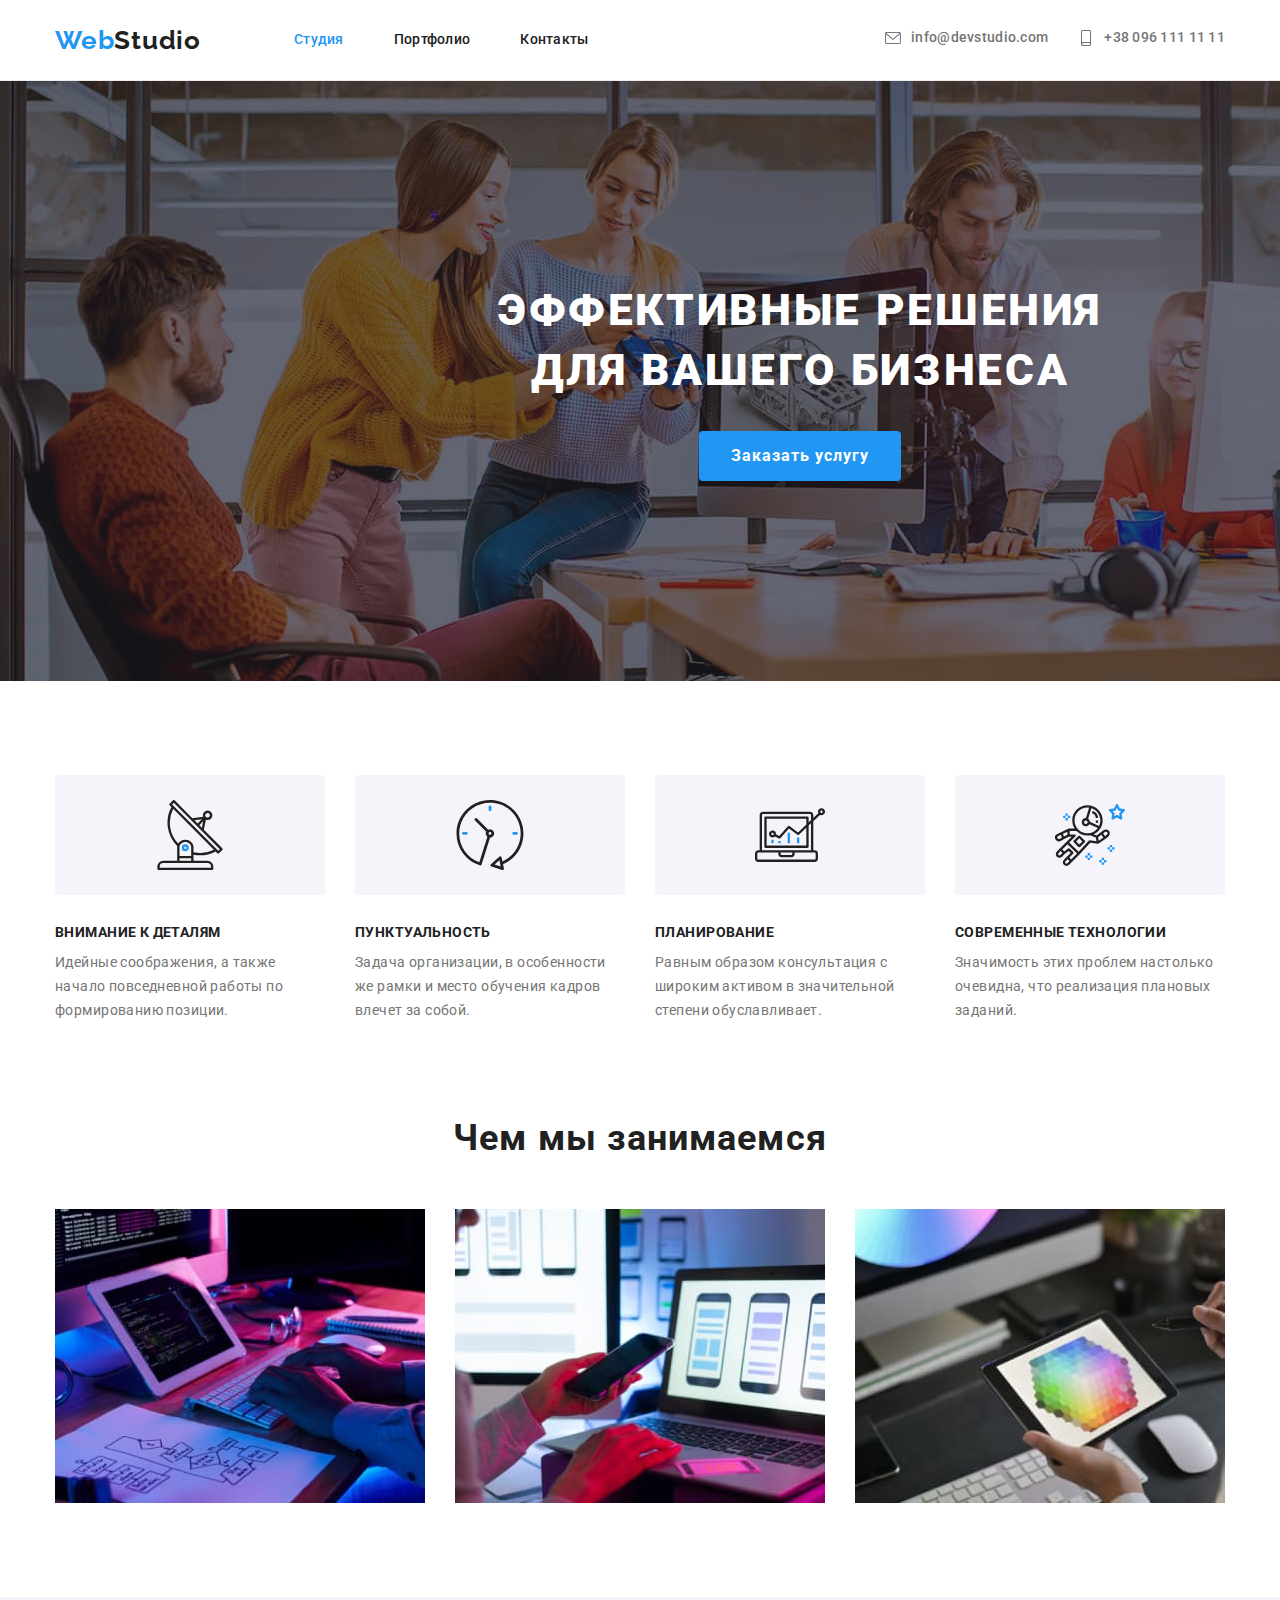
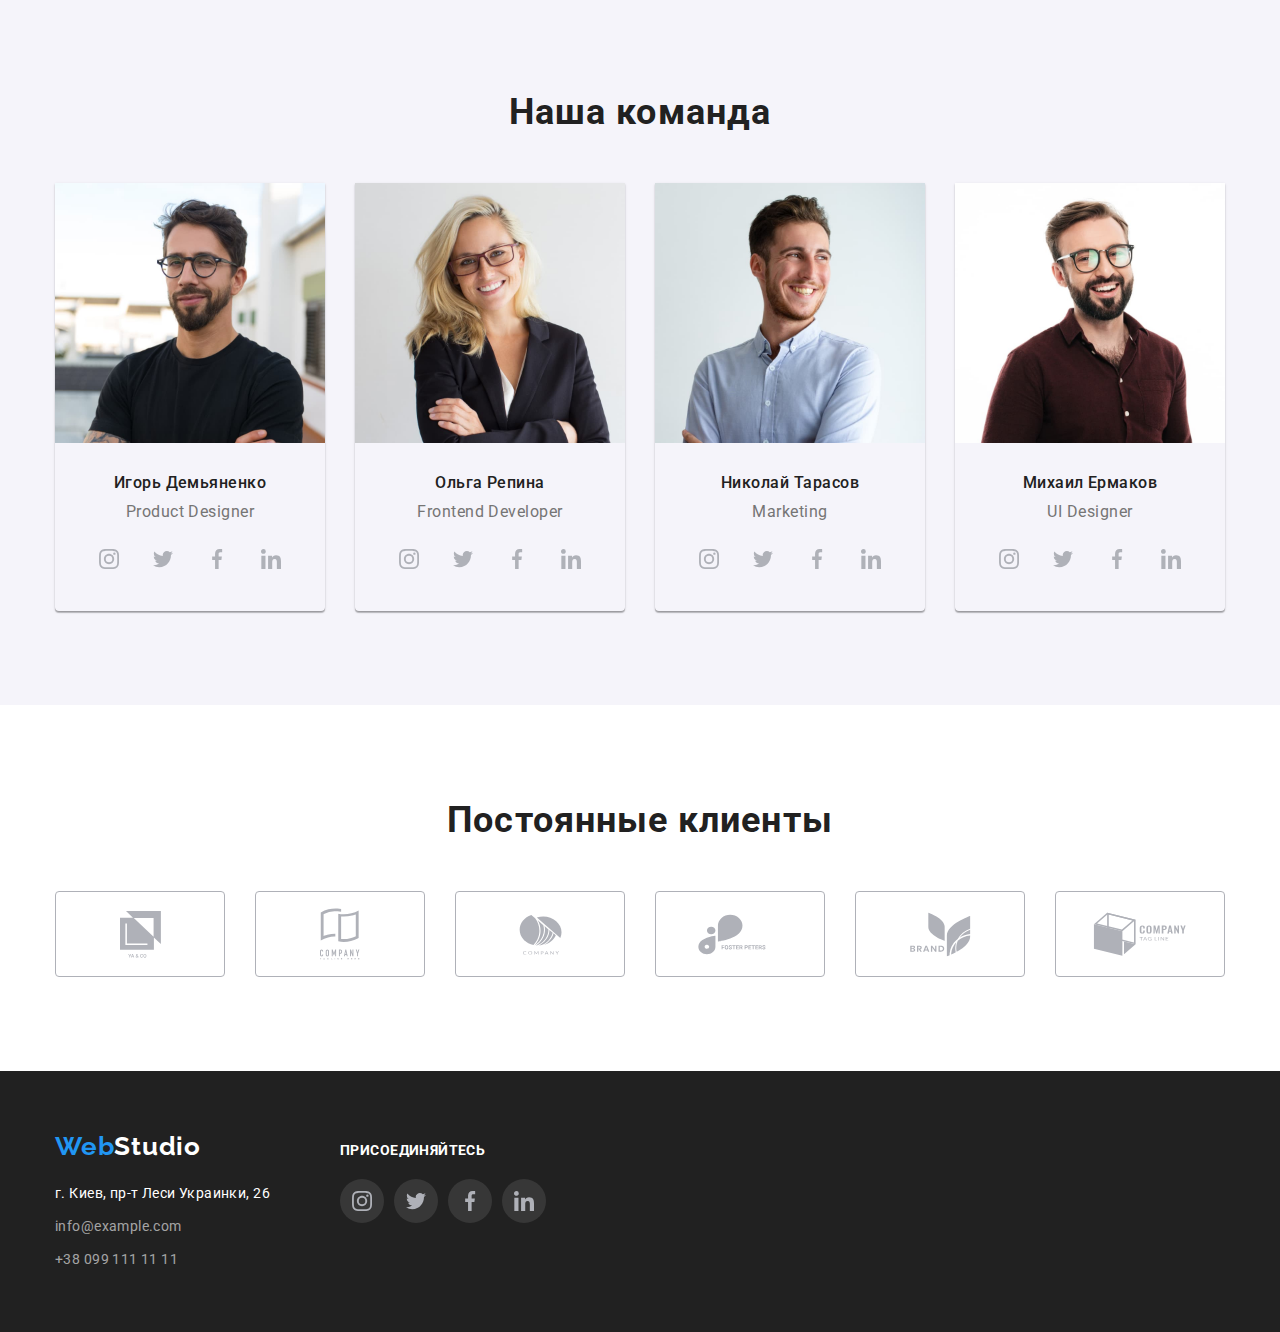
<file: index.html>
<!DOCTYPE html>
<html lang="ru">

<head>
    <meta charset="UTF-8">
    <meta http-equiv="X-UA-Compatible" content="IE=edge">
    <meta name="viewport" content="width=device-width, initial-scale=1.0">
    <title>Main</title>
    <link rel="preconnect" href="https://fonts.googleapis.com">
    <link rel="preconnect" href="https://fonts.gstatic.com" crossorigin>
    <link href="https://fonts.googleapis.com/css2?family=Raleway:wght@700&family=Roboto:wght@400;500;700;900&display=swap" rel="stylesheet">
    <link rel="stylesheet" href="https://cdnjs.cloudflare.com/ajax/libs/modern-normalize/1.0.0/modern-normalize.min.css" />
    <link rel="stylesheet" href="./css/styles.css">
</head>

<body>
    
    <!--шапка сайта-->
    <header class="page-header">
        <div class="container flex-container">
        <nav class="nav-box">
            <a href="" class="logo"><span class="accent">Web</span>Studio</a>
            <ul class="site-nav list">
                <li class="item">
                    <a href="./index.html" class="link current">Студия</a>
                </li>
                <li class="item">
                    <a href="./portfolio.html" class="link">Портфолио</a>
                </li>
                <li class="item">
                    <a href="./contacts.html" class="link">Контакты</a>
                </li>
            </ul>
        </nav>
        <ul class="contacts list">
            <li class="contacts-item">
                <a href="mailto:info@devstudio.com" class="email">
                    <svg class="header-icon">
                        <use href="./images/icons.svg#icon-envelope">
                        </use>
                    </svg>info@devstudio.com
                </a>
            </li>
            <li class="contacts-item">
                <a href="tel:+380961111111" class="tel"> 
                    <svg class="header-icon">
                        <use href="./images/icons.svg#icon-smartphone"></use>
                    </svg>+38 096 111 11 11
                </a>
            </li>
        </ul>
        </div>
    </header>

    <!--основной контент-->
    <main>

        <!-- Герой -->
        <section class="hero">
            <div class="container">
                <h1 class="hero-title"> Эффективные решения для вашего бизнеса</h1>
                <button type="button" class="button">Заказать услугу</button>
            </div>
        </section>

        <!--Особенности-->
        <section class="features">
            <div class="container">
                <h2 class="title visually-hidden">Наши особенности</h2>
                <ul class="features-list list">
                    <li class="item">
                        <div class="thumb">
                            <svg class="feature-icon">
                                <use href="./images/icons.svg#icon-antenna"></use>
                            </svg>
                        </div>
                        <h3 class="feature-title">Внимание к деталям</h3>
                        <p class="feature-text">Идейные соображения, а также начало повседневной работы по формированию позиции.</p>
                    </li>
                    <li class="item">
                        <div class="thumb">
                            <svg class="feature-icon">
                                <use href="./images/icons.svg#icon-clock"></use>
                            </svg>
                        </div>
                        <h3 class="feature-title">Пунктуальность</h3>
                        <p class="feature-text">Задача организации, в особенности же рамки и место обучения кадров влечет за собой.</p>
                    </li>
                    <li class="item">
                        <div class="thumb">
                            <svg class="feature-icon">
                                <use href="./images/icons.svg#icon-diagram"></use>
                            </svg>
                        </div>
                        <h3 class="feature-title">Планирование</h3>
                        <p class="feature-text">Равным образом консультация с широким активом в значительной степени обуславливает.</p>
                    </li>
                    <li class="item">
                        <div class="thumb">
                            <svg class="feature-icon">
                                <use href="./images/icons.svg#icon-astronaut"></use>
                            </svg>
                        </div>
                        <h3 class="feature-title">Современные технологии</h3>
                        <p class="feature-text">Значимость этих проблем настолько очевидна, что реализация плановых заданий.</p>
                    </li>
                </ul>
            </div>
            
        </section>

        <!--Наше занятие-->
        <section class="jobs">
            <div class="container">
                <h2 class="title">Чем мы занимаемся</h2>
                <ul class="jobs-list list">
                    <li class="item">
                        <img width="370" height="294" src="./images/img-1.jpg" alt="Картинка с примером создания кода">
                    </li>
                    <li class="item">
                        <img width="370" height="294" src="./images/img-2.jpg" alt="Картинка с примером создания мобильных приложений">
                    </li>
                    <li class="item">
                        <img width="370" height="294" src="./images/img-3.jpg" alt="Картинка с примером оформления сайтов">
                    </li>
                </ul>
            </div>
            
        </section>

        <!--Наша команда-->
        <section class="team">
            <div class="container">
                <h2 class="title">Наша команда</h2>
                <ul class="team-list list">
                    <li class="item">
                        <img src="./images/photo-1.jpg" alt="фото Игоря Демьяненко" width="270" height="260" class="team-img">
                        <div class="team-card-content">
                            <h3 class="name">Игорь Демьяненко</h3>
                            <p class="prof">Product Designer</p>
                            <ul class="social-list list">
                                <li class="social-item">
                                    <a href="" class="social-link"><svg class="social-icon" width="20" height="20" >
                                        <use href="./images/icons.svg#icon-instagram" ></use>
                                        </svg>
                                    </a>
                                </li>
                                <li class="social-item">
                                    <a href="" class="social-link"><svg class="social-icon" width="20" height="20">
                                        <use href="./images/icons.svg#icon-twitter"></use>
                                        </svg>
                                    </a>
                                </li>
                                <li class="social-item">
                                    <a href="" class="social-link">
                                        <svg class="social-icon" width="20" height="20">
                                            <use href="./images/icons.svg#icon-facebook"></use>
                                        </svg>
                                    </a>
                                </li>
                                <li class="social-item">
                                    <a href="" class="social-link">
                                        <svg class="social-icon" width="20" height="20">
                                            <use href="./images/icons.svg#icon-linkedin"></use>
                                        </svg>
                                    </a>
                                </li>
                            </ul>
                        </div>
                    </li>
                    <li class="item">
                        <img src="./images/photo-2.jpg" alt="фото Ольги Репиной" width="270" height="260" class="team-img">
                        <div class="team-card-content">
                            <h3 class="name">Ольга Репина</h3>
                            <p class="prof">Frontend Developer</p>
                            <ul class="social-list list">
                                <li class="social-item">
                                    <a href="" class="social-link"><svg class="social-icon" width="20" height="20" >
                                        <use href="./images/icons.svg#icon-instagram" ></use>
                                        </svg>
                                    </a>
                                </li>
                                <li class="social-item">
                                    <a href="" class="social-link"><svg class="social-icon" width="20" height="20">
                                        <use href="./images/icons.svg#icon-twitter"></use>
                                        </svg>
                                    </a>
                                </li>
                                <li class="social-item">
                                    <a href="" class="social-link">
                                        <svg class="social-icon" width="20" height="20">
                                            <use href="./images/icons.svg#icon-facebook"></use>
                                        </svg>
                                    </a>
                                </li>
                                <li class="social-item">
                                    <a href="" class="social-link">
                                        <svg class="social-icon" width="20" height="20">
                                            <use href="./images/icons.svg#icon-linkedin"></use>
                                        </svg>
                                    </a>
                                </li>
                            </ul>
                        </div>
                    </li>
                    <li class="item">
                        <img src="./images/photo-3.jpg" alt="фото Николая Тарасова" width="270" height="260" class="team-img">
                        <div class="team-card-content">
                            <h3 class="name">Николай Тарасов</h3>
                            <p class="prof">Marketing</p>
                            <ul class="social-list list">
                                <li class="social-item">
                                    <a href="" class="social-link"><svg class="social-icon" width="20" height="20" >
                                        <use href="./images/icons.svg#icon-instagram" ></use>
                                        </svg>
                                    </a>
                                </li>
                                <li class="social-item">
                                    <a href="" class="social-link"><svg class="social-icon" width="20" height="20">
                                        <use href="./images/icons.svg#icon-twitter"></use>
                                        </svg>
                                    </a>
                                </li>
                                <li class="social-item">
                                    <a href="" class="social-link">
                                        <svg class="social-icon" width="20" height="20">
                                            <use href="./images/icons.svg#icon-facebook"></use>
                                        </svg>
                                    </a>
                                </li>
                                <li class="social-item">
                                    <a href="" class="social-link">
                                        <svg class="social-icon" width="20" height="20">
                                            <use href="./images/icons.svg#icon-linkedin"></use>
                                        </svg>
                                    </a>
                                </li>
                            </ul>
                        </div>
                    </li>
                    <li class="item">
                        <img src="./images/photo-4.jpg" alt="фото Михаила Ермакова" width="270" height="260" class="team-img">
                        <div class="team-card-content">
                            <h3 class="name">Михаил Ермаков</h3>
                            <p class="prof">UI Designer</p>
                            <ul class="social-list list">
                                <li class="social-item">
                                    <a href="" class="social-link"><svg class="social-icon" width="20" height="20" >
                                        <use href="./images/icons.svg#icon-instagram" ></use>
                                        </svg>
                                    </a>
                                </li>
                                <li class="social-item">
                                    <a href="" class="social-link"><svg class="social-icon" width="20" height="20">
                                        <use href="./images/icons.svg#icon-twitter"></use>
                                        </svg>
                                    </a>
                                </li>
                                <li class="social-item">
                                    <a href="" class="social-link">
                                        <svg class="social-icon" width="20" height="20">
                                            <use href="./images/icons.svg#icon-facebook"></use>
                                        </svg>
                                    </a>
                                </li>
                                <li class="social-item">
                                    <a href="" class="social-link">
                                        <svg class="social-icon" width="20" height="20">
                                            <use href="./images/icons.svg#icon-linkedin"></use>
                                        </svg>
                                    </a>
                                </li>
                            </ul>
                        </div>
                    </li>
                </ul>
            </div>
        </section>

        <!-- Клиенты -->
        <section class="clients">
            <div class="container">
            <h2 class="clients-title title">Постоянные клиенты</h2>
            <ul class="clients-list list">
                <li class="clients-item">
                    <a href="" class="clients-link" >
                        <svg class="clients-icon" width="41" height="47">
                            <use href="./images/icons.svg#icon-company-1">
                            </use>
                        </svg>
                    </a>
                </li>
                <li class="clients-item">
                    <a href="" class="clients-link" >
                        <svg class="clients-icon" width="40" height="52">
                            <use href="./images/icons.svg#icon-company-2">
                            </use>
                        </svg>
                    </a>
                </li>
                <li class="clients-item">
                    <a href="" class="clients-link" >
                        <svg class="clients-icon" width="43" height="41">
                            <use href="./images/icons.svg#icon-company-3">
                            </use>
                        </svg>
                    </a>
                </li>
                <li class="clients-item">
                    <a href="" class="clients-link" >
                        <svg class="clients-icon" width="84" height="41">
                            <use href="./images/icons.svg#icon-company-4">
                            </use>
                        </svg>
                    </a>
                </li>
                <li class="clients-item">
                    <a href="" class="clients-link" >
                        <svg class="clients-icon" width="63" height="45"> 
                            <use href="./images/icons.svg#icon-company-5">
                            </use>
                        </svg>
                    </a>
                </li>
                <li class="clients-item">
                    <a href="" class="clients-link" >
                        <svg class="clients-icon" width="94" height="44">
                            <use href="./images/icons.svg#icon-company-6">
                            </use>
                        </svg>
                    </a>
                </li>
            </ul>
            </div>
            

        </section>
    </main>

    <!--Подвал-->
    <footer class="footer">
        <div class="container">
            <div class="adress-thumb"><a href="./index.html" class="logo"><span class="accent">Web</span>Studio</a>
            <address class="address">
                <span class="footer-text">г. Киев, пр-т Леси Украинки, 26</span>
                <ul class="list">
                    <li class="footer-list">
                        <a href="mailto:info@example.com" class="contacts">info@example.com</a>
                    </li>
                    <li class="footer-list">
                        <a href="tel:+380991111111" class="contacts">+38 099 111 11 11</a>
                    </li>
                </ul>
            </address></div>
            <div class="footer-links">
                <strong class="footer-links-title">присоединяйтесь</strong>
                <ul class="social-list list">
                    <li class="social-item">
                        <a href="" class="social-link"><svg class="social-icon" width="20" height="20">
                                <use href="./images/icons.svg#icon-instagram"></use>
                            </svg>
                        </a>
                    </li>
                    <li class="social-item">
                        <a href="" class="social-link"><svg class="social-icon" width="20" height="20">
                                <use href="./images/icons.svg#icon-twitter"></use>
                            </svg>
                        </a>
                    </li>
                    <li class="social-item">
                        <a href="" class="social-link">
                            <svg class="social-icon" width="20" height="20">
                                <use href="./images/icons.svg#icon-facebook"></use>
                            </svg>
                        </a>
                    </li>
                    <li class="social-item">
                        <a href="" class="social-link">
                            <svg class="social-icon" width="20" height="20">
                                <use href="./images/icons.svg#icon-linkedin"></use>
                            </svg>
                        </a>
                    </li>
                </ul>
            </div>
        </div>
    </footer>
</body>
</html>
</file>
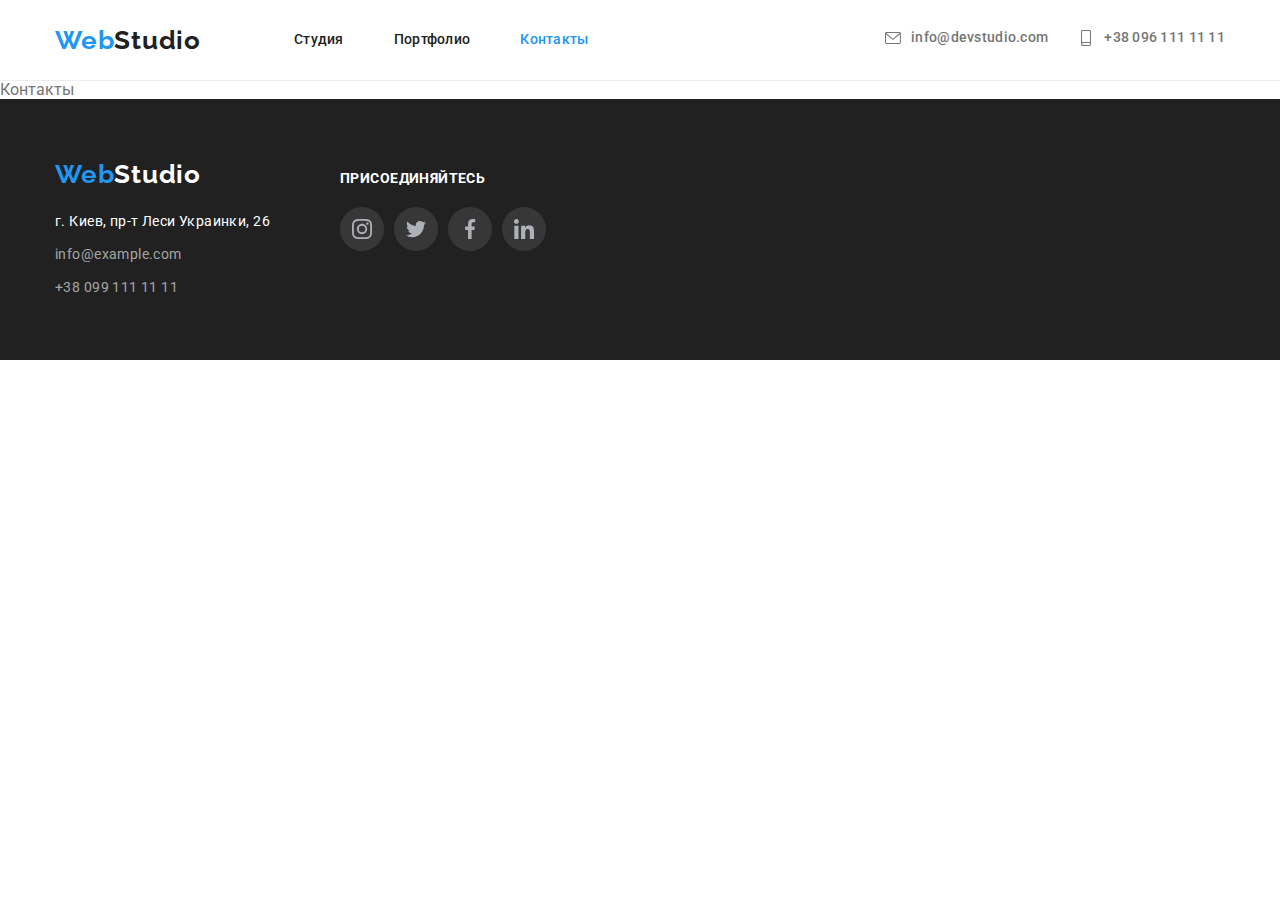
<file: contacts.html>
<!DOCTYPE html>
<html lang="ru">
<head>
    <meta charset="UTF-8">
    <meta http-equiv="X-UA-Compatible" content="IE=edge">
    <meta name="viewport" content="width=device-width, initial-scale=1.0">
    <title>Contacts</title>
    <link href="https://fonts.googleapis.com/css2?family=Raleway:wght@700&family=Roboto:wght@400;500;700;900&display=swap"
        rel="stylesheet">
    <link rel="stylesheet" href="https://cdnjs.cloudflare.com/ajax/libs/modern-normalize/1.0.0/modern-normalize.min.css" />
    <link rel="stylesheet" href="./css/styles.css">
</head>
<body>
    <!-- Шапка -->
<header class="page-header">
    <div class="container flex-container">
        <nav class="nav-box">
            <a href="" class="logo"><span class="accent">Web</span>Studio</a>
            <ul class="site-nav list">
                <li class="item">
                    <a href="./index.html" class="link">Студия</a>
                </li>
                <li class="item">
                    <a href="./portfolio.html" class="link ">Портфолио</a>
                </li>
                <li class="item">
                    <a href="./contacts.html" class="link current">Контакты</a>
                </li>
            </ul>
        </nav>
        <ul class="contacts list">
            <li class="contacts-item">
                <a href="mailto:info@devstudio.com" class="email">
                    <svg class="header-icon">
                        <use href="./images/icons.svg#icon-envelope">
                        </use>
                    </svg>info@devstudio.com
                </a>
            </li>
            <li class="contacts-item">
                <a href="tel:+380961111111" class="tel">
                    <svg class="header-icon">
                        <use href="./images/icons.svg#icon-smartphone"></use>
                    </svg>+38 096 111 11 11
                </a>
            </li>
        </ul>
    </div>
</header>
    Контакты
    <!-- Подвал -->
<footer class="footer">
    <div class="container">
        <div class="adress-thumb"><a href="./index.html" class="logo"><span class="accent">Web</span>Studio</a>
            <address class="address">
                <span class="footer-text">г. Киев, пр-т Леси Украинки, 26</span>
                <ul class="list">
                    <li class="footer-list">
                        <a href="mailto:info@example.com" class="contacts">info@example.com</a>
                    </li>
                    <li class="footer-list">
                        <a href="tel:+380991111111" class="contacts">+38 099 111 11 11</a>
                    </li>
                </ul>
            </address>
        </div>
        <div class="footer-links">
            <strong class="footer-links-title">присоединяйтесь</strong>
            <ul class="social-list list">
                <li class="social-item">
                    <a href="" class="social-link"><svg class="social-icon" width="20" height="20">
                            <use href="./images/icons.svg#icon-instagram"></use>
                        </svg>
                    </a>
                </li>
                <li class="social-item">
                    <a href="" class="social-link"><svg class="social-icon" width="20" height="20">
                            <use href="./images/icons.svg#icon-twitter"></use>
                        </svg>
                    </a>
                </li>
                <li class="social-item">
                    <a href="" class="social-link">
                        <svg class="social-icon" width="20" height="20">
                            <use href="./images/icons.svg#icon-facebook"></use>
                        </svg>
                    </a>
                </li>
                <li class="social-item">
                    <a href="" class="social-link">
                        <svg class="social-icon" width="20" height="20">
                            <use href="./images/icons.svg#icon-linkedin"></use>
                        </svg>
                    </a>
                </li>
            </ul>
        </div>
    </div>
</footer>
    </body>
</html>
</file>
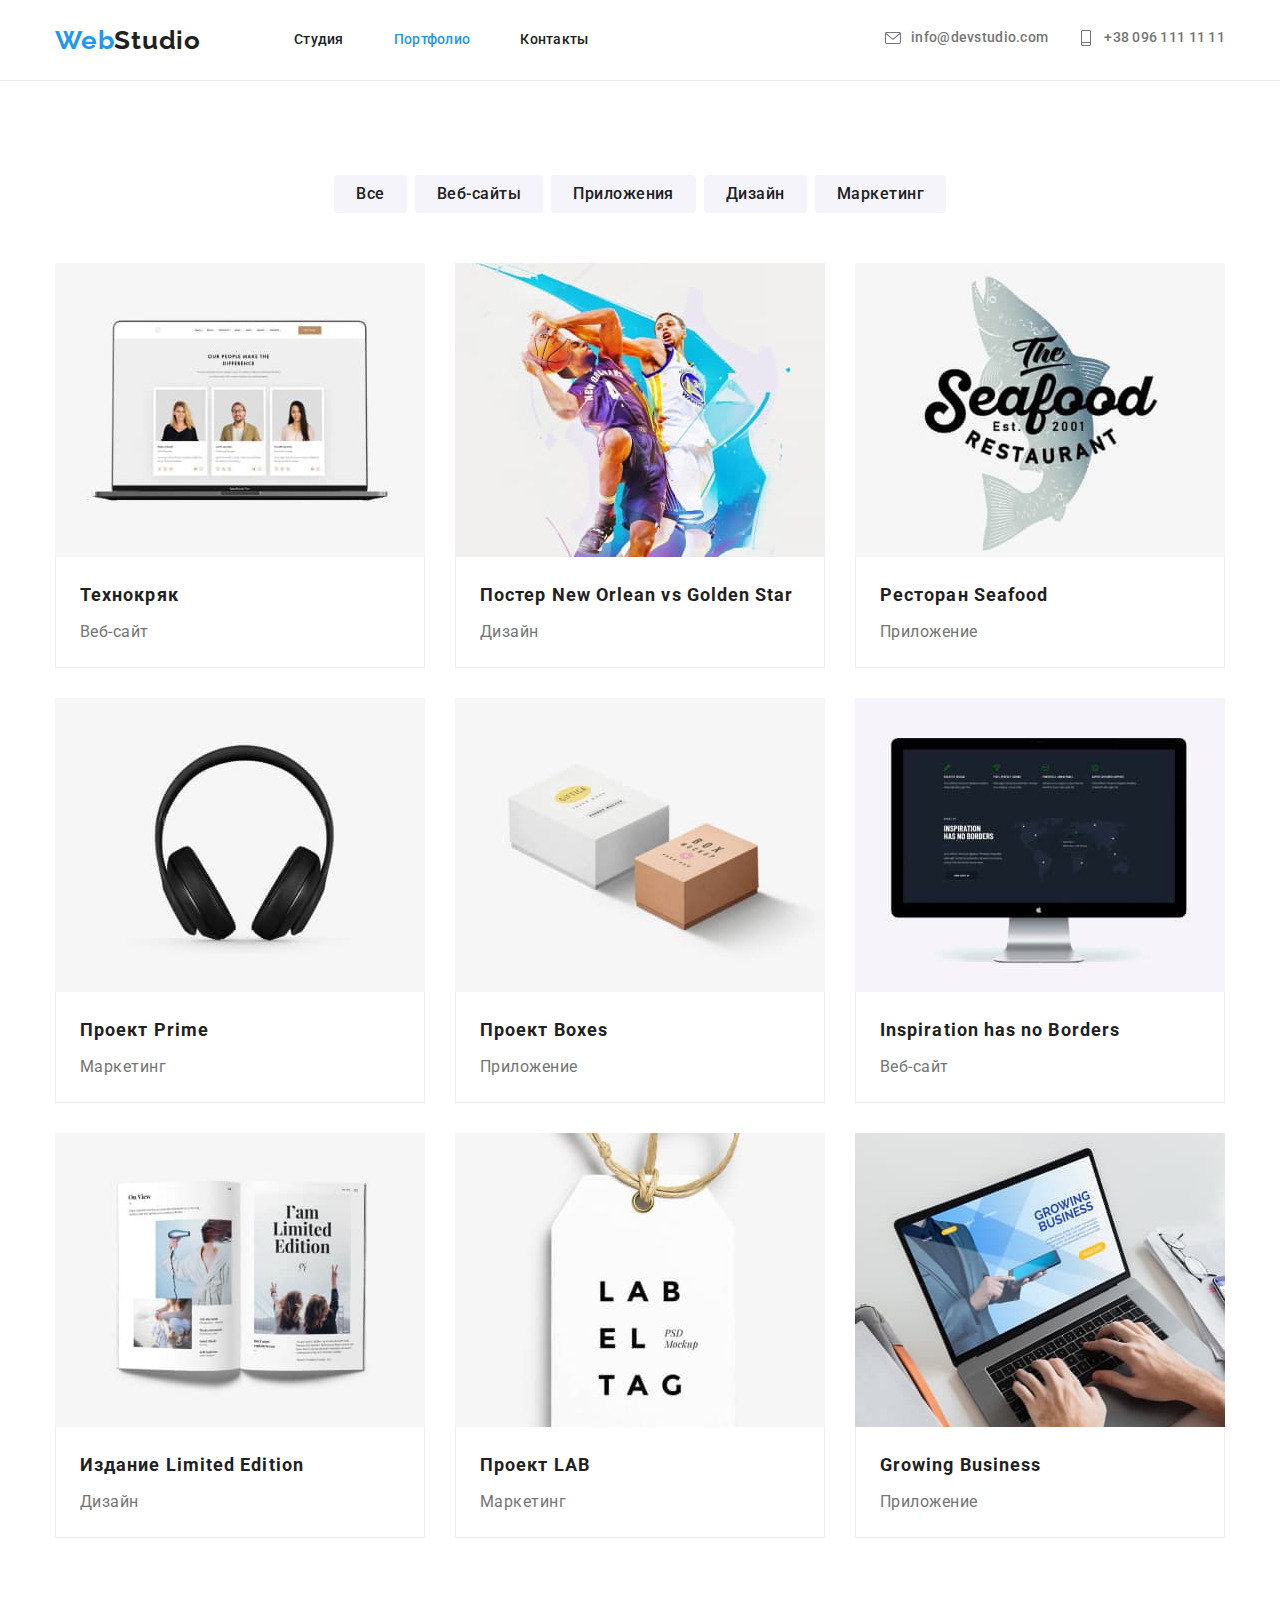
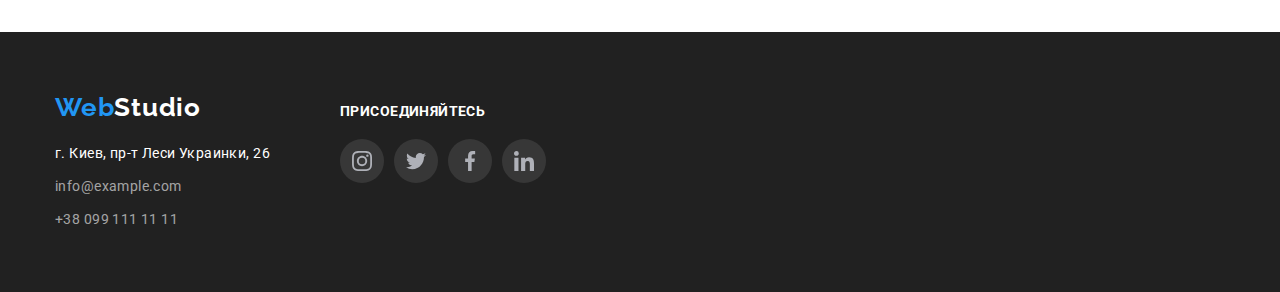
<file: portfolio.html>
<!DOCTYPE html>
<html lang="ru">
<head>
    <meta charset="UTF-8">
    <meta http-equiv="X-UA-Compatible" content="IE=edge">
    <meta name="viewport" content="width=device-width, initial-scale=1.0">
    <title>Portfolio</title>
    <link href="https://fonts.googleapis.com/css2?family=Raleway:wght@700&family=Roboto:wght@400;500;700;900&display=swap" rel="stylesheet">
    <link rel="stylesheet" href="https://cdnjs.cloudflare.com/ajax/libs/modern-normalize/1.0.0/modern-normalize.min.css" />
    <link rel="stylesheet" href="./css/styles.css">
</head>
<body>

<!--Шапка  -->

<header class="page-header">
    <div class="container flex-container">
        <nav class="nav-box">
            <a href="" class="logo"><span class="accent">Web</span>Studio</a>
            <ul class="site-nav list">
                <li class="item">
                    <a href="./index.html" class="link">Студия</a>
                </li>
                <li class="item">
                    <a href="./portfolio.html" class="link current">Портфолио</a>
                </li>
                <li class="item">
                    <a href="./contacts.html" class="link">Контакты</a>
                </li>
            </ul>
        </nav>
        <ul class="contacts list">
            <li class="contacts-item">
                <a href="mailto:info@devstudio.com" class="email">
                    <svg class="header-icon">
                        <use href="./images/icons.svg#icon-envelope">
                        </use>
                    </svg>info@devstudio.com
                </a>
            </li>
            <li class="contacts-item">
                <a href="tel:+380961111111" class="tel">
                    <svg class="header-icon">
                        <use href="./images/icons.svg#icon-smartphone"></use>
                    </svg>+38 096 111 11 11
                </a>
            </li>
        </ul>
    </div>
</header>

<!-- Основной контент -->

<main>
    <section class="works">
        <div class="container">
            <h1 class="title visually-hidden">Наши работы</h1>
            <ul class="button-list list">
                <li class="button-item">
                    <button type="button" class="filter-btn">Все</button>
                </li>
                <li class="button-item">
                    <button type="button" class="filter-btn">Веб-сайты</button>
                </li>
                <li class="button-item">
                    <button type="button" class="filter-btn">Приложения</button>
                </li>
                <li class="button-item">
                    <button type="button" class="filter-btn">Дизайн</button>
                </li>
                <li class="button-item">
                    <button type="button" class="filter-btn">Маркетинг</button>
                </li>
            </ul>
            
            <ul class="works-list list">
                <li class="works-item">
                    <a href="" class="works-link link">
                        <img src="./images/portfolio-1.jpg" alt="Логотип веб-сайта Технокряк" width="370">
                        <div class="card-content">
                            <h2 class="works-title">Технокряк</h2>
                            <p class="works-type">Веб-сайт</p>
                        </div>
                    </a>
                </li>
                <li class="works-item">
                    <a href="" class="works-link link">
                        <img src="./images/portfolio-2.jpg" alt="Логотип постера New Orlean" width="370">
                        <div class="card-content">
                            <h2 class="works-title">Постер New Orlean vs Golden Star</h2>
                            <p class="works-type">Дизайн</p>
                        </div>
                        
                    </a>
                </li>
                <li class="works-item">
                    <a href="" class="works-link link">
                        <img src="./images/portfolio-3.jpg" alt="Логотип ресторана Seafood" width="370">
                        <div class="card-content">
                            <h2 class="works-title">Ресторан Seafood</h2>
                            <p class="works-type">Приложение</p>
                        </div>
                    </a>
                </li>
                <li class="works-item">
                    <a href="" class="works-link link">
                        <img src="./images/portfolio-4.jpg" alt="Логотип проекта Prime" width="370">
                        <div class="card-content">
                            <h2 class="works-title">Проект Prime</h2>
                            <p class="works-type">Маркетинг</p>
                        </div>
                    </a>
                </li>
                <li class="works-item">
                    <a href="" class="works-link link">
                        <img src="./images/portfolio-5.jpg" alt="Логотип проекта Boxes" width="370">
                        <div class="card-content">
                            <h2 class="works-title">Проект Boxes</h2>
                            <p class="works-type">Приложение</p>
                        </div>
                    </a>
                </li>
                <li class="works-item">
                    <a href="" class="works-link link">
                        <img src="./images/portfolio-6.jpg" alt="Логотип веб-сайта Inspiration has no Borders" width="370">
                        <div class="card-content">
                            <h2 class="works-title">Inspiration has no Borders</h2>
                            <p class="works-type">Веб-сайт</p>
                        </div>
                    </a>
                </li>
                <li class="works-item">
                    <a href="" class="works-link link">
                        <img src="./images/portfolio-7.jpg" alt="Логотип издания Limited Edition" width="370">
                        <div class="card-content">
                            <h2 class="works-title">Издание Limited Edition</h2>
                            <p class="works-type">Дизайн</p>
                        </div>
                    </a>
                </li>
                <li class="works-item">
                    <a href="" class="works-link link">
                        <img src="./images/portfolio-8.jpg" alt="Логотип проекта LAB" width="370">
                        <div class="card-content">
                            <h2 class="works-title">Проект LAB</h2>
                            <p class="works-type">Маркетинг</p>
                        </div>
                    </a>
                </li>
                <li class="works-item">
                    <a href="" class="works-link link">
                        <img src="./images/portfolio-9.jpg" alt="Логотип приложения Growing Business" width="370">
                        <div class="card-content">
                            <h2 class="works-title">Growing Business</h2>
                            <p class="works-type">Приложение</p>
                        </div>
                    </a>
                </li>
            </ul>
        </div>
    </section>
</main>
<!-- Футер -->
    <footer class="footer">
        <div class="container">
            <div class="adress-thumb"><a href="./index.html" class="logo"><span class="accent">Web</span>Studio</a>
                <address class="address">
                    <span class="footer-text">г. Киев, пр-т Леси Украинки, 26</span>
                    <ul class="list">
                        <li class="footer-list">
                            <a href="mailto:info@example.com" class="contacts">info@example.com</a>
                        </li>
                        <li class="footer-list">
                            <a href="tel:+380991111111" class="contacts">+38 099 111 11 11</a>
                        </li>
                    </ul>
                </address>
            </div>
            <div class="footer-links">
                <strong class="footer-links-title">присоединяйтесь</strong>
                <ul class="social-list list">
                    <li class="social-item">
                        <a href="" class="social-link"><svg class="social-icon" width="20" height="20">
                                <use href="./images/icons.svg#icon-instagram"></use>
                            </svg>
                        </a>
                    </li>
                    <li class="social-item">
                        <a href="" class="social-link"><svg class="social-icon" width="20" height="20">
                                <use href="./images/icons.svg#icon-twitter"></use>
                            </svg>
                        </a>
                    </li>
                    <li class="social-item">
                        <a href="" class="social-link">
                            <svg class="social-icon" width="20" height="20">
                                <use href="./images/icons.svg#icon-facebook"></use>
                            </svg>
                        </a>
                    </li>
                    <li class="social-item">
                        <a href="" class="social-link">
                            <svg class="social-icon" width="20" height="20">
                                <use href="./images/icons.svg#icon-linkedin"></use>
                            </svg>
                        </a>
                    </li>
                </ul>
            </div>
        </div>
    </footer>
</body>
</html>
</file>
<file: css/styles.css>
:root {
  /* Text colors */
  --text-color: #757575;
  --title-color: #212121;
  --white-color: #ffffff;
  --white-transparency-06: rgba(255, 255, 255, 0.6);

  /* Button colors */
  --accent-color: #2196f3;
  --hover-color: #188ce8;

  /* Background colors */
  --primary-bkgrnd: #ffffff;
  --secondary-bkgrnd: #f5f4fa;
  --button-bkgrnd: #f5f4fa;
  --hero-bkgrnd: #c4c4c4;
  --icon-bkgrnd: #f5f4fa;
  --footer-icon-bkgrnd: rgba(255, 255, 255, 0.1);

  /* Border colors */
  --header-border: #ececec;
  --portfolio-card-border: #eeeeee;
  --clients-border: #afb1b8;

  /* Тень */
  --filter-button-shadow: 0px 3px 1px rgba(0, 0, 0, 0.1),
    0px 1px 2px rgba(0, 0, 0, 0.08), 0px 2px 2px rgba(0, 0, 0, 0.12);
  --team-card-shadow: 0px 1px 3px rgba(0, 0, 0, 0.12),
    0px 1px 1px rgba(0, 0, 0, 0.14), 0px 2px 1px rgba(0, 0, 0, 0.2);
  --portfolio-card-shadow: 0px 1px 1px rgba(0, 0, 0, 0.12),
    0px 4px 4px rgba(0, 0, 0, 0.06), 1px 4px 6px rgba(0, 0, 0, 0.16);

  /* icon color */
  --icon-color: #afb1b8;

  /* Overlay color */
  --Hero-overlay: rgba(47, 48, 58, 0.4);

  /* Cards distance */
  --cards-gap: 30px;
}

/* ОБЩИЕ СТИЛИ */
body {
  background-color: var(--primary-bkgrnd);
  color: var(--text-color);
  font-family: roboto, sans-serif;
}

.list {
  list-style: none;
  margin: 0;
  padding: 0;
}

.container {
  margin: 0 auto;
  width: 1200px;
  padding: 0 15px;
}

img {
  display: block;
  max-width: 100%;
}

/* Скрытие заголовков */
.visually-hidden {
  position: absolute;
  width: 1px;
  height: 1px;
  margin: -1px;
  border: 0;
  padding: 0;
  white-space: nowrap;
  clip-path: inset(100%);
  clip: rect(0 0 0 0);
  overflow: hidden;
}

/* ШАПКА САЙТА */

.page-header {
  border-bottom: 1px solid var(--header-border);
}

.flex-container {
  display: flex;
}

.logo {
  display: block;
  margin-right: 93px;
  color: var(--title-color);
  text-decoration: none;
  font-family: Raleway, sans-serif;
  font-weight: 700;
  font-size: 26px;
  line-height: 1.19;
  letter-spacing: 0.03em;
}

.accent {
  color: var(--accent-color);
}

/* Навигация сайта */

.nav-box {
  display: flex;
  align-items: center;
}

.site-nav {
  display: flex;
}

.site-nav > .item:not(:last-child) {
  margin-right: 50px;
}

.site-nav .link {
  display: block;
  padding-top: 32px;
  padding-bottom: 32px;
  color: var(--title-color);
  text-decoration: none;
  font-weight: 500;
  font-size: 14px;
  line-height: 1.14;
  letter-spacing: 0.02em;
}

.site-nav .link:hover,
.site-nav .link:focus {
  color: var(--accent-color);
}

.link.current {
  color: var(--accent-color);
}

/* Контакты */

.email {
  color: var(--text-color);
  display: inline-flex;
  align-items: center;
}

.tel {
  color: var(--text-color);
  display: inline-flex;
  align-items: center;
}

.contacts .email,
.contacts .tel {
  text-decoration: none;
  font-weight: 500;
  font-size: 14px;
  line-height: 1.14;
  letter-spacing: 0.02em;
}

.header-icon {
  width: 16px;
  height: 16px;
  margin-right: 10px;
  fill: currentColor;
}

.contacts-item + .contacts-item {
  margin-left: 30px;
}

.page-header .contacts {
  display: flex;
  margin-left: auto;
  align-items: center;
}

.email:hover,
.email:focus {
  color: var(--accent-color);
}

.tel:hover,
.tel:focus {
  color: var(--accent-color);
}

/* ГЕРОЙ */

.hero {
  padding-top: 200px;
  padding-bottom: 200px;
  text-align: center;
  color: var(--white-color);
  width: 1600px;
  height: 600px;
  margin-left: auto;
  margin-right: auto;
  background-image: linear-gradient(var(--Hero-overlay), var(--Hero-overlay)),
    url(../images/bgrnd-img.jpg);
  background-color: var(--hero-bkgrnd);
}

.hero-title {
  margin-top: 0;
  margin-bottom: 30px;
  margin-right: auto;
  margin-left: auto;
  max-width: 696px;
  font-weight: 900;
  font-size: 44px;
  line-height: 1.36;
  letter-spacing: 0.06em;
  text-transform: uppercase;
  text-align: center;
}

/* Кнопка */

.button {
  border: none;
  display: inline-block;
  min-width: 200px;
  border-radius: 4px;
  padding: 10px 32px;
  background-color: var(--accent-color);
  color: var(--white-color);

  font-family: Roboto;
  font-weight: 700;
  font-size: 16px;
  line-height: 1.87;
  cursor: pointer;
  align-items: center;
  text-align: center;
  letter-spacing: 0.06em;
}

.button:hover,
button:focus {
  background-color: var(--hover-color);
}

.title {
  margin: 0;
  color: var(--title-color);
  font-weight: 700;
  font-size: 36px;
  line-height: 1.17;
  text-align: center;
  letter-spacing: 0.03em;
}

/* ОСОБЕННОСТИ */

.features-list {
  display: flex;
}

.features-list > .item:not(:last-child) {
  margin-right: 30px;
}

.features-list .item {
  flex-basis: 270px;
}

.features {
  padding-top: 94px;
  padding-bottom: 94px;
}

/* .features-list .item::before {
  content: '';
  display: block;
  max-width: 270px;
  min-height: 120px;
  margin-bottom: 30px;
  background-color: var(--icon-bkgrnd);
  border-radius: 4px;
  background-repeat: no-repeat;
  background-size: 70px;
  background-position: center;
}

.antenna::before {
  background-image: url(../images/antenna.svg);
}

.clock::before {
  background-image: url(../images/clock.svg);
} */

/* .diagram::before {
  background-image: url(../images/diagram.svg);
}

.astronaut::before {
  background-image: url(../images/astronaut.svg);
}

.features::before {
  padding-top: 94px;
  padding-bottom: 94px;
} */

.features-list .feature-title {
  color: var(--title-color);
  font-weight: 700;
  font-size: 14px;
  line-height: 1.14;
  letter-spacing: 0.03em;
  text-transform: uppercase;
}

.features-list .feature-text {
  color: var(--text-color);
  font-size: 14px;
  line-height: 1.71;
  letter-spacing: 0.03em;
}

.feature-title {
  margin: 0 0 10px;
}

.feature-text {
  margin: 0;
}
/* Оформление иконки */
.thumb {
  display: flex;
  justify-content: center;
  align-items: center;
  height: 120px;
  margin-bottom: 30px;
  background-color: var(--icon-bkgrnd);
  border-radius: 4px;
}

.feature-icon {
  width: 70px;
  height: 70px;
}

/* НАШЕ ЗАНЯТИЕ */

.jobs-list {
  display: flex;
}

.jobs-list .item + .item {
  margin-left: 30px;
}

.jobs {
  padding-bottom: 94px;
}

.jobs .title {
  margin-bottom: 50px;
}

/* НАША КОМАНДА*/

.team-list {
  display: flex;
  flex-wrap: wrap;
  margin-top: calc(-1 * var(--cards-gap));
  margin-left: calc(-1 * var(--cards-gap));
}

.team-list > .item {
  flex-basis: calc(100% / 4 - var(--cards-gap));
  margin-top: var(--cards-gap);
  margin-left: var(--cards-gap);
  box-shadow: var(--team-card-shadow);
  border-radius: 0px 0px 4px 4px;
}

.team-card-content {
  padding-top: 30px;
  padding-bottom: 30px;
  padding-left: 32px;
  padding-right: 32px;
}

.team {
  padding-top: 94px;
  padding-bottom: 94px;
  background-color: var(--secondary-bkgrnd);
}

.team .title {
  margin-bottom: 50px;
}

.team .name {
  text-align: center;
  margin: 0 0 10px;
  color: var(--title-color);
  font-weight: 500;
  font-size: 16px;
  line-height: 1.19;
  letter-spacing: 0.03em;
}

.team .prof {
  text-align: center;
  margin: 0;
  margin-bottom: 16px;
  font-size: 16px;
  line-height: 1.19;
  letter-spacing: 0.03em;
}

/* Ссылки на соц. сети */
.social-list {
  display: flex;
  justify-content: center;
}

.social-item + .social-item {
  margin-left: 10px;
}

.social-link {
  display: inline-flex;
  justify-content: center;
  align-items: center;
  border-radius: 50%;
  width: 44px;
  height: 44px;
  color: var(--icon-color);
}

.social-icon {
  fill: currentColor;
  background-size: 50px;
}

.social-link:hover,
.social-link:focus {
  background-color: var(--accent-color);
  color: var(--white-color);
}

/* КЛИЕНТЫ */

.clients {
  padding-top: 94px;
  padding-bottom: 94px;
}

.clients-title {
  margin-bottom: 50px;
}

.clients-list {
  display: flex;
}

.clients-item {
  display: inline-flex;
}

.clients-item + .clients-item {
  margin-left: 30px;
}

.clients-link {
  min-width: 170px;
  flex-basis: 170px;
  display: inline-flex;
  justify-content: center;
  align-items: center;
  border: 1px solid var(--clients-border);
  color: var(--icon-color);
  border-radius: 4px;
  padding: 16px 32px;
}

.clients-link:hover,
.clients-link:focus {
  border: 1px solid var(--accent-color);
  color: var(--accent-color);
}

.clients-icon {
  fill: currentColor;
}

/* Портфолио */

.works {
  padding-top: 94px;
  padding-bottom: 94px;
}

.works .title {
  display: none;
}

/* Кнопки */

.button-list {
  display: flex;
  justify-content: center;
  margin-bottom: 50px;
}

.button-item + .button-item {
  margin-left: 8px;
}

.filter-btn {
  border-radius: 4px;
  border: none;
  padding: 6px 22px;
  min-width: 73px;
  color: var(--title-color);
  background-color: var(--button-bkgrnd);
  font-family: Roboto;
  font-weight: 500;
  font-size: 16px;
  line-height: 1.62;
  cursor: pointer;
  text-align: center;
  letter-spacing: 0.03em;
}

.filter-btn:hover,
.filter-btn:focus {
  color: var(--white-color);
  background-color: var(--accent-color);
  box-shadow: var(--filter-button-shadow);
}

/* Сетка */

.works-list {
  display: flex;
  flex-wrap: wrap;
  margin-top: calc(-1 * var(--cards-gap));
  margin-left: calc(-1 * var(--cards-gap));
}

.works-item {
  flex-basis: calc(100% / 3 - 30px);
  margin-left: var(--cards-gap);
  margin-top: var(--cards-gap);
}

.works-list .link {
  text-decoration: none;
  margin: 0;
}

.works-list .works-title {
  margin: 0 0 4px;
  color: var(--title-color);
  font-size: 18px;
  line-height: 2;
  letter-spacing: 0.06em;
}

.works-list .works-type {
  color: var(--text-color);
  font-size: 16px;
  line-height: 1.87;
  letter-spacing: 0.03em;
}

.card-content {
  border: 1px solid var(--portfolio-card-border);
  border-top: none;
  padding-top: 20px;
  padding-bottom: 20px;
  padding-left: 24px;
  padding-right: 24px;
}

.works-type {
  margin: 0;
}

.works-link {
  display: inline-block;
}

.works-link:hover,
.works-link:focus {
  box-shadow: var(--portfolio-card-shadow);
}

/* ФУТЕР */

.footer .logo {
  margin-right: 0;
  margin-bottom: 20px;
  color: var(--white-color);
}

.footer {
  padding-top: 60px;
  padding-bottom: 60px;
}

.address {
  color: var(--white-color);
  font-size: 14px;
  line-height: 1.71;
  letter-spacing: 0.03em;
  font-style: normal;
}

.footer .contacts:hover,
.footer .contacts:focus {
  color: var(--accent-color);
}

.footer .contacts {
  color: var(--white-transparency-06);
  text-decoration: none;
  font-style: normal;
  font-size: 14px;
  line-height: 1.71;
  letter-spacing: 0.03em;
}

.footer {
  background-color: var(--title-color);
}

.footer-text {
  display: block;
  margin-bottom: 9px;
}

.footer-list + .footer-list {
  margin-top: 9px;
}

.footer-links-title {
  display: inline-block;
  margin-top: 12px; /*Костыль, но сделать пока ничего не могу!!!*/
  margin-bottom: 20px;
  color: var(--white-color);
  font-family: Roboto;
  font-weight: 700;
  font-size: 14px;
  line-height: 1.14;
  letter-spacing: 0.03em;
  text-transform: uppercase;
}

.footer-links .social-link {
  background-color: var(--footer-icon-bkgrnd);
}

.footer-links .social-link:hover,
.footer-links .social-link:focus {
  background-color: var(--accent-color);
}

.footer-links {
  margin-left: 70px;
}
.footer > .container {
  display: flex;
}
</file>
